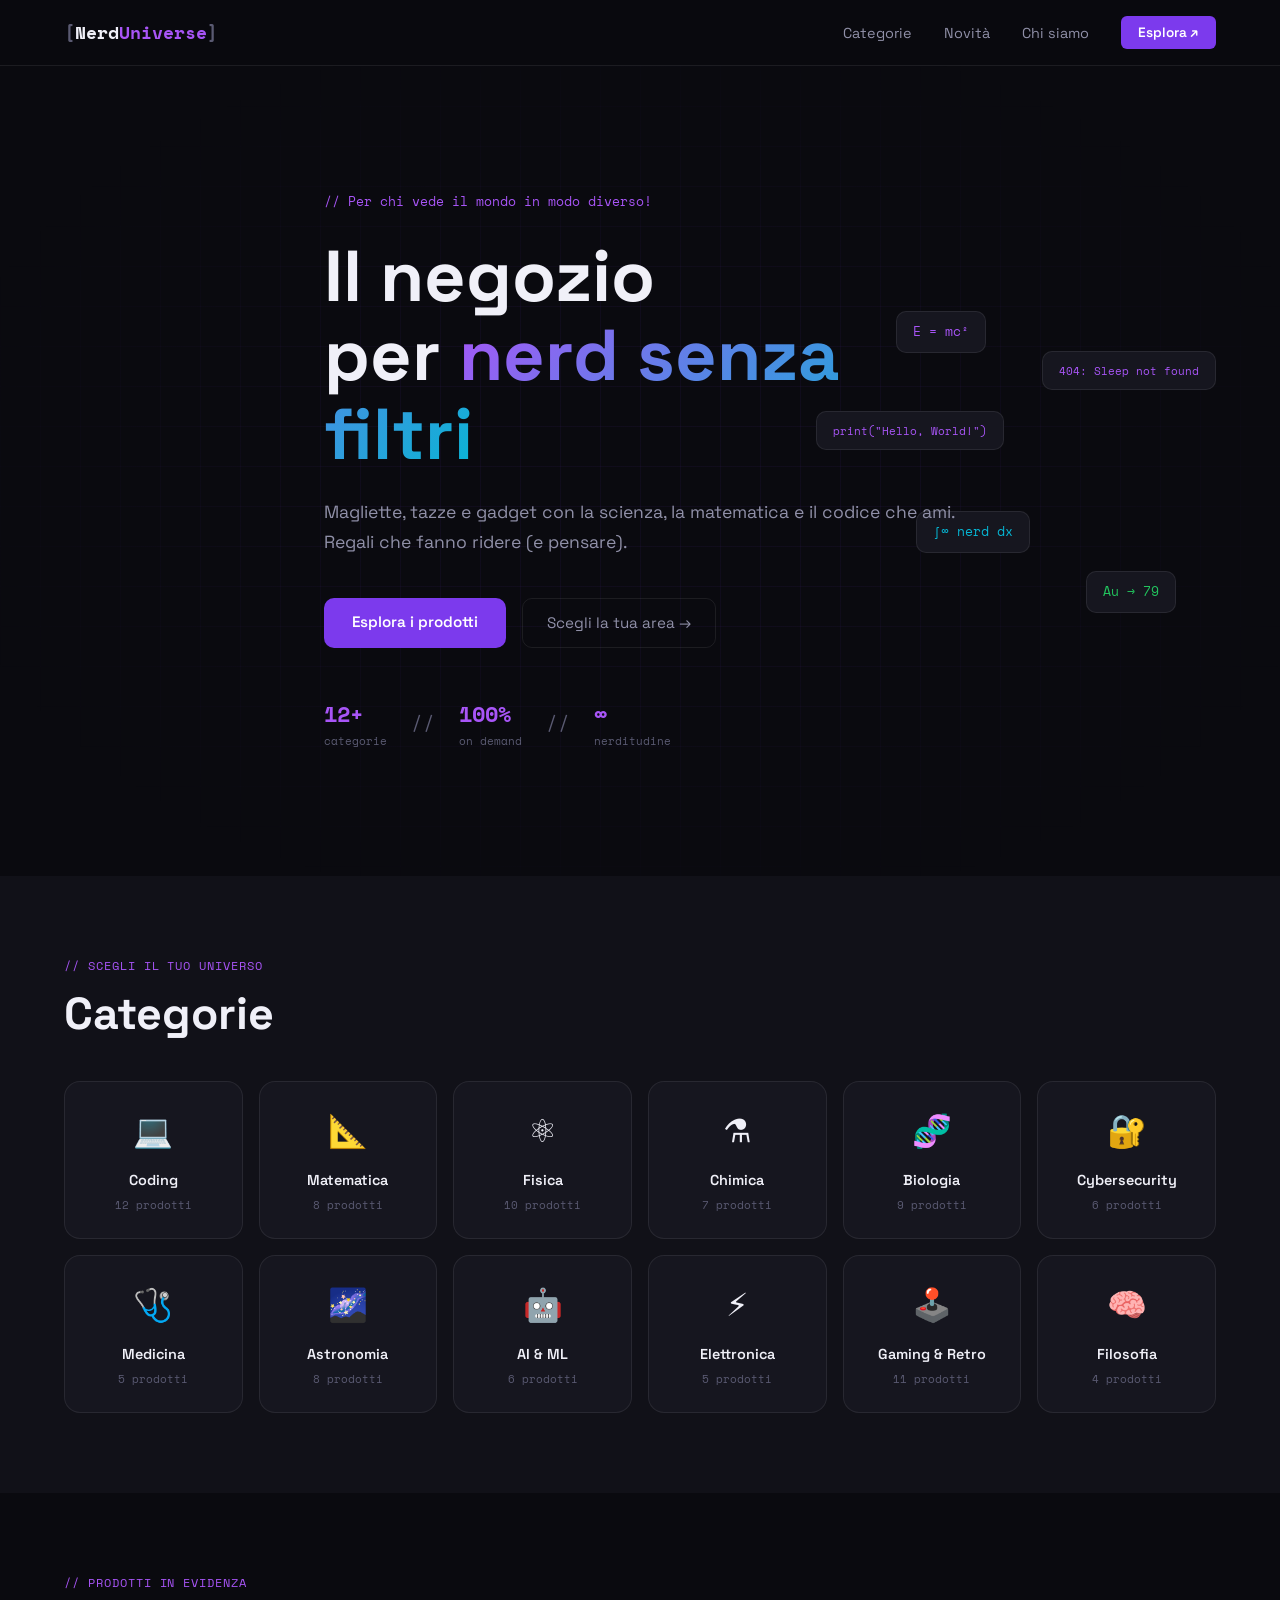
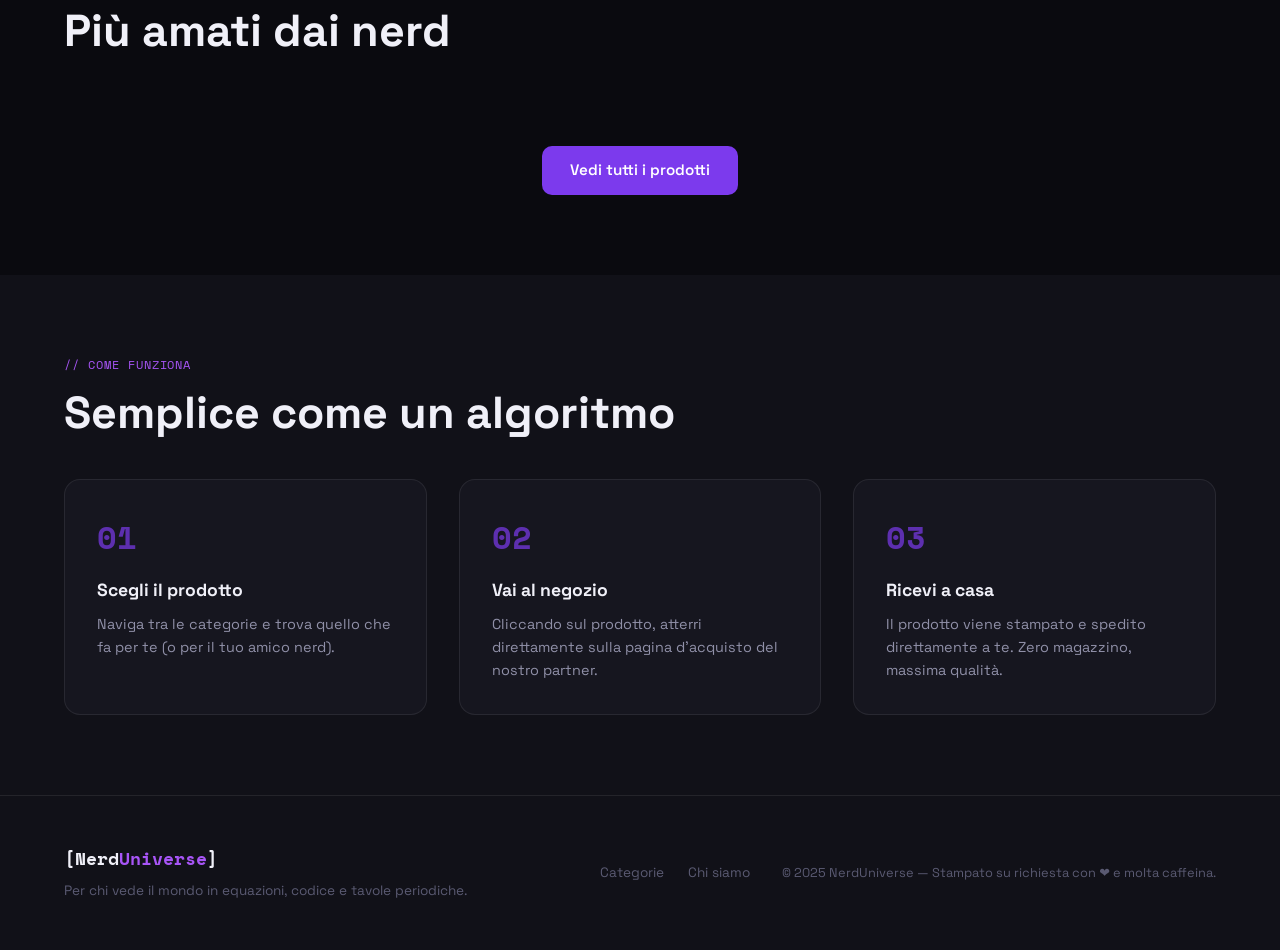
<file: index.html>
<!DOCTYPE html>
<html lang="it">
<head>
  <meta charset="UTF-8">
  <meta name="viewport" content="width=device-width, initial-scale=1.0">
  <title>NerdUniverse — Il negozio per chi ama la scienza</title>
  <meta name="description" content="Magliette, tazze e gadget per nerd. Scienza, matematica, coding, biologia e molto altro. Il regalo perfetto per l'amico nerd.">
  <link rel="stylesheet" href="style.css">
  <link rel="stylesheet" href="animations.css">
  <link rel="preconnect" href="https://fonts.googleapis.com">
  <link href="https://fonts.googleapis.com/css2?family=Space+Grotesk:wght@400;500;600;700&family=Space+Mono:wght@400;700&display=swap" rel="stylesheet">
</head>
<body>

  <!-- NAVBAR -->
  <nav class="navbar">
    <div class="nav-inner">
      <a href="index.html" class="logo">
        <span class="logo-bracket">[</span>Nerd<span class="logo-accent">Universe</span><span class="logo-bracket">]</span>
      </a>
      <ul class="nav-links">
        <li><a href="categories.html">Categorie</a></li>
        <li><a href="categories.html#featured">Novità</a></li>
        <li><a href="about.html">Chi siamo</a></li>
      </ul>
      <button class="nav-cta" onclick="location.href='categories.html'">Esplora ↗</button>
    </div>
  </nav>

  <!-- HERO -->
  <section class="hero">
    <div class="hero-grid-bg"></div>
    <div class="hero-inner">
      <div class="hero-tag">// Per chi vede il mondo in modo diverso!</div>
      <h1 class="hero-title">
        Il negozio<br>
        per <span class="gradient-text">nerd senza filtri</span>
      </h1>
      <p class="hero-sub">
        Magliette, tazze e gadget con la scienza, la matematica e il codice che ami.<br>
        Regali che fanno ridere (e pensare).
      </p>
      <div class="hero-actions">
        <a href="categories.html" class="btn-primary">Esplora i prodotti</a>
        <a href="#categories" class="btn-ghost">Scegli la tua area →</a>
      </div>
      <div class="hero-stats">
        <div class="stat"><span class="stat-num">12+</span><span class="stat-label">categorie</span></div>
        <div class="stat-sep">//</div>
        <div class="stat"><span class="stat-num">100%</span><span class="stat-label">on demand</span></div>
        <div class="stat-sep">//</div>
        <div class="stat"><span class="stat-num">∞</span><span class="stat-label">nerditudine</span></div>
      </div>
    </div>
    <div class="hero-visual">
      <div class="floating-card card-1">E = mc²</div>
      <div class="floating-card card-2">print("Hello, World!")</div>
      <div class="floating-card card-3">∫∞ nerd dx</div>
      <div class="floating-card card-4">404: Sleep not found</div>
      <div class="floating-card card-5">Au → 79</div>
    </div>
  </section>

  <!-- CATEGORIES -->
  <section class="categories" id="categories">
    <div class="section-inner">
      <div class="section-label">// Scegli il tuo universo</div>
      <h2 class="section-title">Categorie</h2>
      <div class="cat-grid" id="cat-grid">
        <!-- Populated by main.js -->
      </div>
    </div>
  </section>

  <!-- FEATURED PRODUCTS -->
  <section class="featured" id="featured">
    <div class="section-inner">
      <div class="section-label">// Prodotti in evidenza</div>
      <h2 class="section-title">Più amati dai nerd</h2>
      <div class="products-grid" id="featured-grid">
        <!-- Populated by main.js -->
      </div>
      <div class="section-cta">
        <a href="categories.html" class="btn-primary">Vedi tutti i prodotti</a>
      </div>
    </div>
  </section>

  <!-- WHY US -->
  <section class="why-us">
    <div class="section-inner">
      <div class="section-label">// Come funziona</div>
      <h2 class="section-title">Semplice come un algoritmo</h2>
      <div class="steps-grid">
        <div class="step">
          <div class="step-num">01</div>
          <h3>Scegli il prodotto</h3>
          <p>Naviga tra le categorie e trova quello che fa per te (o per il tuo amico nerd).</p>
        </div>
        <div class="step">
          <div class="step-num">02</div>
          <h3>Vai al negozio</h3>
          <p>Cliccando sul prodotto, atterri direttamente sulla pagina d'acquisto del nostro partner.</p>
        </div>
        <div class="step">
          <div class="step-num">03</div>
          <h3>Ricevi a casa</h3>
          <p>Il prodotto viene stampato e spedito direttamente a te. Zero magazzino, massima qualità.</p>
        </div>
      </div>
    </div>
  </section>

  <!-- FOOTER -->
  <footer class="footer">
    <div class="footer-inner">
      <div class="footer-brand">
        <span class="logo">[Nerd<span class="logo-accent">Universe</span>]</span>
        <p>Per chi vede il mondo in equazioni, codice e tavole periodiche.</p>
      </div>
      <div class="footer-links">
        <a href="categories.html">Categorie</a>
        <a href="about.html">Chi siamo</a>
      </div>
      <div class="footer-copy">
        <p>© 2025 NerdUniverse — Stampato su richiesta con ❤ e molta caffeina.</p>
      </div>
    </div>
  </footer>

  <script src="main.js"></script>
</body>
</html>
</file>
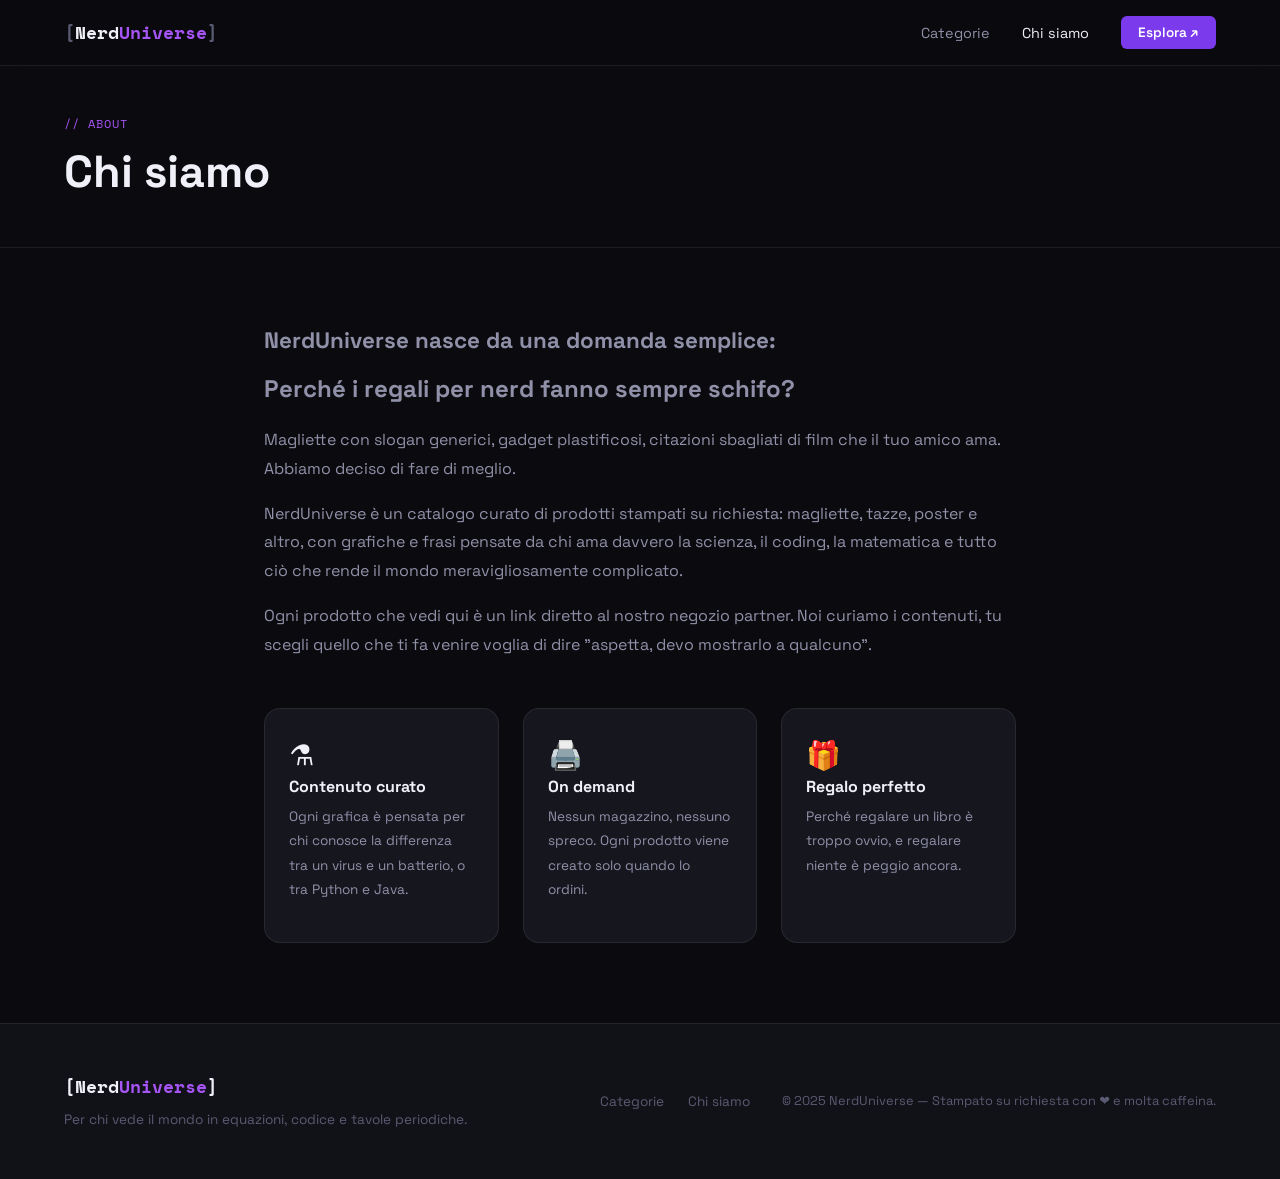
<file: about.html>
<!DOCTYPE html>
<html lang="it">
<head>
  <meta charset="UTF-8">
  <meta name="viewport" content="width=device-width, initial-scale=1.0">
  <title>Chi siamo — NerdUniverse</title>
  <link rel="stylesheet" href="style.css">
  <link rel="stylesheet" href="animations.css">
  <link rel="preconnect" href="https://fonts.googleapis.com">
  <link href="https://fonts.googleapis.com/css2?family=Space+Grotesk:wght@400;500;600;700&family=Space+Mono:wght@400;700&display=swap" rel="stylesheet">
</head>
<body>

  <nav class="navbar">
    <div class="nav-inner">
      <a href="index.html" class="logo">
        <span class="logo-bracket">[</span>Nerd<span class="logo-accent">Universe</span><span class="logo-bracket">]</span>
      </a>
      <ul class="nav-links">
        <li><a href="categories.html">Categorie</a></li>
        <li><a href="about.html" class="active">Chi siamo</a></li>
      </ul>
      <button class="nav-cta" onclick="location.href='categories.html'">Esplora ↗</button>
    </div>
  </nav>

  <section class="page-header">
    <div class="section-inner">
      <div class="section-label">// About</div>
      <h1 class="section-title">Chi siamo</h1>
    </div>
  </section>

  <section class="about-content">
    <div class="section-inner about-inner">
      <div class="about-text">
        <h2>NerdUniverse nasce da una domanda semplice:</h2>
        <p class="about-lead">Perché i regali per nerd fanno sempre schifo?</p>
        <p>Magliette con slogan generici, gadget plastificosi, citazioni sbagliati di film che il tuo amico ama. Abbiamo deciso di fare di meglio.</p>
        <p>NerdUniverse è un catalogo curato di prodotti stampati su richiesta: magliette, tazze, poster e altro, con grafiche e frasi pensate da chi ama davvero la scienza, il coding, la matematica e tutto ciò che rende il mondo meravigliosamente complicato.</p>
        <p>Ogni prodotto che vedi qui è un link diretto al nostro negozio partner. Noi curiamo i contenuti, tu scegli quello che ti fa venire voglia di dire "aspetta, devo mostrarlo a qualcuno".</p>
        <div class="about-values">
          <div class="value-item">
            <span class="value-icon">⚗️</span>
            <h3>Contenuto curato</h3>
            <p>Ogni grafica è pensata per chi conosce la differenza tra un virus e un batterio, o tra Python e Java.</p>
          </div>
          <div class="value-item">
            <span class="value-icon">🖨️</span>
            <h3>On demand</h3>
            <p>Nessun magazzino, nessuno spreco. Ogni prodotto viene creato solo quando lo ordini.</p>
          </div>
          <div class="value-item">
            <span class="value-icon">🎁</span>
            <h3>Regalo perfetto</h3>
            <p>Perché regalare un libro è troppo ovvio, e regalare niente è peggio ancora.</p>
          </div>
        </div>
      </div>
    </div>
  </section>

  <footer class="footer">
    <div class="footer-inner">
      <div class="footer-brand">
        <span class="logo">[Nerd<span class="logo-accent">Universe</span>]</span>
        <p>Per chi vede il mondo in equazioni, codice e tavole periodiche.</p>
      </div>
      <div class="footer-links">
        <a href="categories.html">Categorie</a>
        <a href="about.html">Chi siamo</a>
      </div>
      <div class="footer-copy">
        <p>© 2025 NerdUniverse — Stampato su richiesta con ❤ e molta caffeina.</p>
      </div>
    </div>
  </footer>

  <script src="main.js"></script>
</body>
</html>
</file>
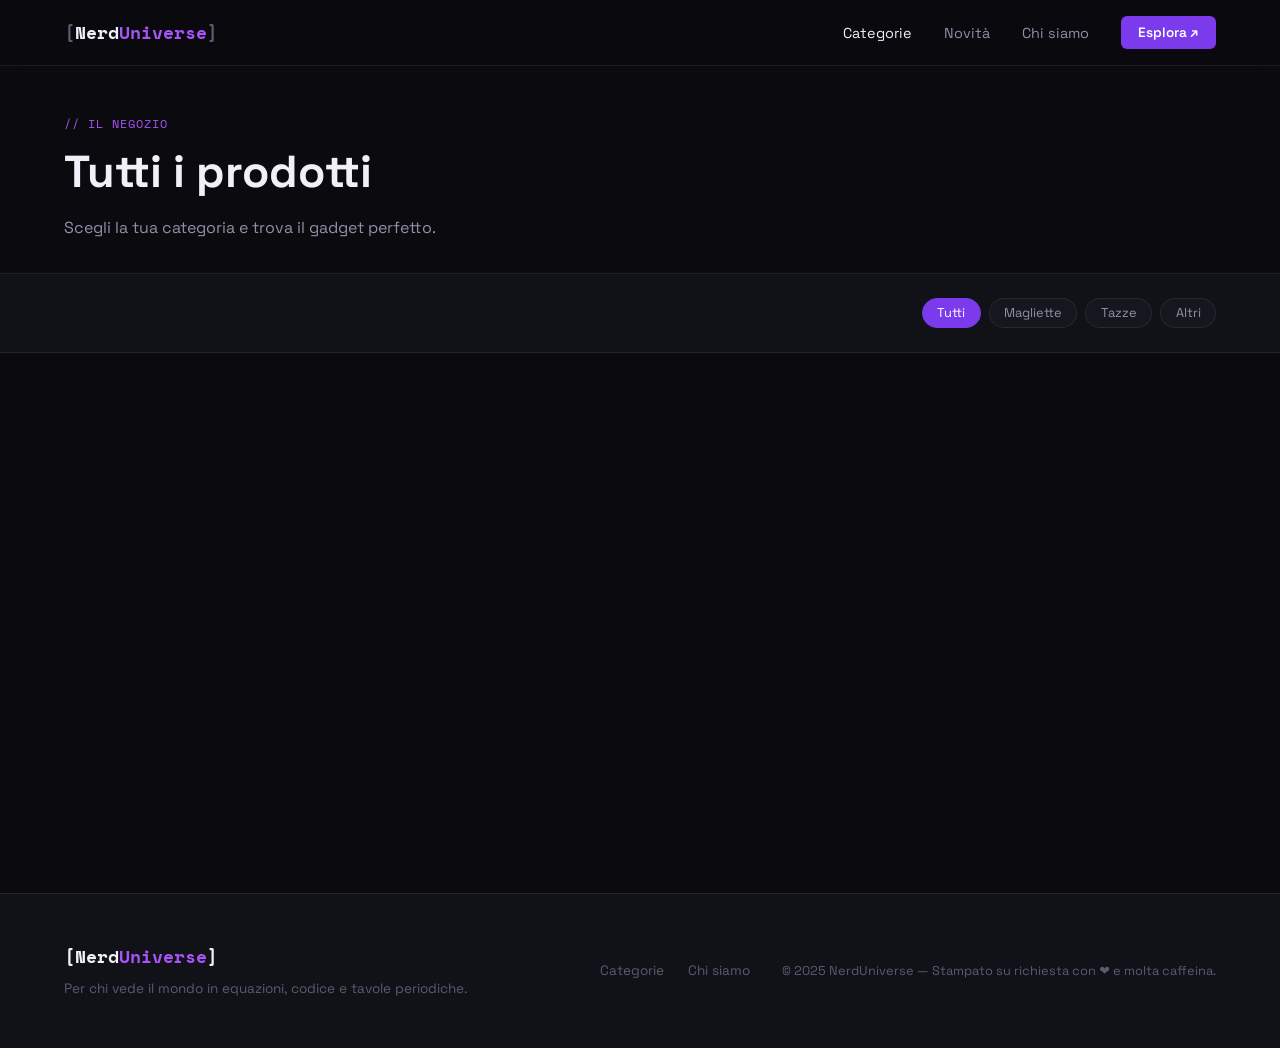
<file: categories.html>
<!DOCTYPE html>
<html lang="it">
<head>
  <meta charset="UTF-8">
  <meta name="viewport" content="width=device-width, initial-scale=1.0">
  <title>Categorie — NerdUniverse</title>
  <meta name="description" content="Sfoglia tutte le categorie di NerdUniverse: scienza, coding, matematica, fisica, biologia e molto altro.">
  <link rel="stylesheet" href="style.css">
  <link rel="stylesheet" href="animations.css">
  <link rel="preconnect" href="https://fonts.googleapis.com">
  <link href="https://fonts.googleapis.com/css2?family=Space+Grotesk:wght@400;500;600;700&family=Space+Mono:wght@400;700&display=swap" rel="stylesheet">
</head>
<body>

  <!-- NAVBAR -->
  <nav class="navbar">
    <div class="nav-inner">
      <a href="index.html" class="logo">
        <span class="logo-bracket">[</span>Nerd<span class="logo-accent">Universe</span><span class="logo-bracket">]</span>
      </a>
      <ul class="nav-links">
        <li><a href="categories.html" class="active">Categorie</a></li>
        <li><a href="categories.html#featured">Novità</a></li>
        <li><a href="about.html">Chi siamo</a></li>
      </ul>
      <button class="nav-cta" onclick="location.href='categories.html'">Esplora ↗</button>
    </div>
  </nav>

  <!-- PAGE HEADER -->
  <section class="page-header">
    <div class="section-inner">
      <div class="section-label">// Il negozio</div>
      <h1 class="section-title">Tutti i prodotti</h1>
      <p class="page-sub">Scegli la tua categoria e trova il gadget perfetto.</p>
    </div>
  </section>

  <!-- FILTER BAR -->
  <section class="filter-bar">
    <div class="section-inner">
      <div class="filter-row">
        <div class="filter-cats" id="filter-cats">
          <!-- Populated by filters.js -->
        </div>
        <div class="filter-type">
          <button class="filter-btn active" data-type="all">Tutti</button>
          <button class="filter-btn" data-type="tshirt">Magliette</button>
          <button class="filter-btn" data-type="mug">Tazze</button>
          <button class="filter-btn" data-type="other">Altri</button>
        </div>
      </div>
    </div>
  </section>

  <!-- PRODUCTS GRID -->
  <section class="shop-grid">
    <div class="section-inner">
      <div class="products-grid" id="shop-products">
        <!-- Populated by products.js -->
      </div>
      <div id="no-results" class="no-results" style="display:none;">
        <p>// Nessun prodotto trovato in questa categoria.</p>
        <button onclick="resetFilters()" class="btn-ghost">Mostra tutti</button>
      </div>
    </div>
  </section>

  <!-- FOOTER -->
  <footer class="footer">
    <div class="footer-inner">
      <div class="footer-brand">
        <span class="logo">[Nerd<span class="logo-accent">Universe</span>]</span>
        <p>Per chi vede il mondo in equazioni, codice e tavole periodiche.</p>
      </div>
      <div class="footer-links">
        <a href="categories.html">Categorie</a>
        <a href="about.html">Chi siamo</a>
      </div>
      <div class="footer-copy">
        <p>© 2025 NerdUniverse — Stampato su richiesta con ❤ e molta caffeina.</p>
      </div>
    </div>
  </footer>

  <script src="products.js"></script>
  <script src="filters.js"></script>
</body>
</html>
</file>
<file: style.css>
/* ==========================================
   NerdUniverse — Main Stylesheet
   Theme: Dark Cyberpunk / Nerd
   ========================================== */

:root {
  --bg-primary: #0a0a0f;
  --bg-secondary: #111118;
  --bg-card: #16161f;
  --bg-card-hover: #1c1c28;
  --accent: #7c3aed;
  --accent-light: #a855f7;
  --accent-glow: rgba(124, 58, 237, 0.25);
  --accent-2: #06b6d4;
  --text-primary: #f0f0f8;
  --text-secondary: #9090a8;
  --text-muted: #5a5a72;
  --border: rgba(255,255,255,0.08);
  --border-hover: rgba(124, 58, 237, 0.4);
  --green: #22c55e;
  --yellow: #eab308;
  --font-main: 'Space Grotesk', system-ui, sans-serif;
  --font-mono: 'Space Mono', 'Courier New', monospace;
  --radius-sm: 6px;
  --radius-md: 10px;
  --radius-lg: 16px;
  --transition: 0.2s ease;
}

/* RESET */
*, *::before, *::after { box-sizing: border-box; margin: 0; padding: 0; }
html { scroll-behavior: smooth; }
body {
  font-family: var(--font-main);
  background: var(--bg-primary);
  color: var(--text-primary);
  line-height: 1.6;
  overflow-x: hidden;
}
a { text-decoration: none; color: inherit; }
ul { list-style: none; }
img { max-width: 100%; display: block; }

/* ==========================================
   TYPOGRAPHY
   ========================================== */
h1, h2, h3 { line-height: 1.2; }
.section-label {
  font-family: var(--font-mono);
  font-size: 0.75rem;
  color: var(--accent-light);
  letter-spacing: 0.08em;
  text-transform: uppercase;
  margin-bottom: 0.75rem;
}
.section-title {
  font-size: clamp(1.8rem, 4vw, 2.8rem);
  font-weight: 700;
  margin-bottom: 1rem;
}
.gradient-text {
  background: linear-gradient(135deg, var(--accent-light), var(--accent-2));
  -webkit-background-clip: text;
  -webkit-text-fill-color: transparent;
  background-clip: text;
}

/* ==========================================
   LAYOUT
   ========================================== */
.section-inner {
  max-width: 1200px;
  margin: 0 auto;
  padding: 0 1.5rem;
}
section { padding: 5rem 0; }

/* ==========================================
   NAVBAR
   ========================================== */
.navbar {
  position: sticky;
  top: 0;
  z-index: 100;
  background: rgba(10, 10, 15, 0.85);
  backdrop-filter: blur(12px);
  border-bottom: 1px solid var(--border);
}
.nav-inner {
  max-width: 1200px;
  margin: 0 auto;
  padding: 1rem 1.5rem;
  display: flex;
  align-items: center;
  gap: 2rem;
}
.logo {
  font-family: var(--font-mono);
  font-size: 1.1rem;
  font-weight: 700;
  color: var(--text-primary);
}
.logo-bracket { color: var(--text-muted); }
.logo-accent { color: var(--accent-light); }
.nav-links {
  display: flex;
  gap: 2rem;
  margin-left: auto;
}
.nav-links a {
  color: var(--text-secondary);
  font-size: 0.9rem;
  transition: color var(--transition);
}
.nav-links a:hover,
.nav-links a.active { color: var(--text-primary); }
.nav-cta {
  background: var(--accent);
  color: #fff;
  border: none;
  padding: 0.5rem 1.1rem;
  border-radius: var(--radius-sm);
  font-family: var(--font-main);
  font-size: 0.85rem;
  font-weight: 600;
  cursor: pointer;
  transition: background var(--transition);
}
.nav-cta:hover { background: var(--accent-light); }

/* ==========================================
   HERO
   ========================================== */
.hero {
  position: relative;
  min-height: 90vh;
  display: flex;
  align-items: center;
  overflow: hidden;
  padding: 4rem 0;
}
.hero-grid-bg {
  position: absolute;
  inset: 0;
  background-image:
    linear-gradient(rgba(124,58,237,0.06) 1px, transparent 1px),
    linear-gradient(90deg, rgba(124,58,237,0.06) 1px, transparent 1px);
  background-size: 40px 40px;
  mask-image: radial-gradient(ellipse at center, black 30%, transparent 80%);
}
.hero-inner {
  max-width: 1200px;
  margin: 0 auto;
  padding: 0 1.5rem;
  position: relative;
  z-index: 2;
  max-width: 680px;
}
.hero-tag {
  font-family: var(--font-mono);
  font-size: 0.8rem;
  color: var(--accent-light);
  margin-bottom: 1.5rem;
}
.hero-title {
  font-size: clamp(2.5rem, 6vw, 4.5rem);
  font-weight: 700;
  line-height: 1.1;
  margin-bottom: 1.5rem;
}
.hero-sub {
  font-size: 1.1rem;
  color: var(--text-secondary);
  margin-bottom: 2.5rem;
  line-height: 1.7;
}
.hero-actions {
  display: flex;
  gap: 1rem;
  flex-wrap: wrap;
  margin-bottom: 3rem;
}
.hero-stats {
  display: flex;
  align-items: center;
  gap: 1.5rem;
  font-family: var(--font-mono);
}
.stat { display: flex; flex-direction: column; }
.stat-num { font-size: 1.4rem; font-weight: 700; color: var(--accent-light); }
.stat-label { font-size: 0.7rem; color: var(--text-muted); }
.stat-sep { color: var(--text-muted); font-size: 1.2rem; }

/* Floating cards (hero visual) */
.hero-visual {
  position: absolute;
  right: 5%;
  top: 50%;
  transform: translateY(-50%);
  width: 400px;
  height: 400px;
  display: none;
}
@media (min-width: 900px) { .hero-visual { display: block; } }
.floating-card {
  position: absolute;
  background: var(--bg-card);
  border: 1px solid var(--border);
  border-radius: var(--radius-md);
  padding: 0.6rem 1rem;
  font-family: var(--font-mono);
  font-size: 0.8rem;
  color: var(--accent-light);
  white-space: nowrap;
}
.card-1 { top: 10%; left: 20%; animation: float1 6s ease-in-out infinite; }
.card-2 { top: 35%; left: 0%; animation: float2 7s ease-in-out infinite 0.5s; font-size: 0.7rem; }
.card-3 { top: 60%; left: 25%; animation: float1 8s ease-in-out infinite 1s; color: var(--accent-2); }
.card-4 { top: 20%; right: 0%; animation: float2 6.5s ease-in-out infinite 1.5s; font-size: 0.7rem; }
.card-5 { top: 75%; right: 10%; animation: float1 7.5s ease-in-out infinite 2s; color: var(--green); }

/* ==========================================
   BUTTONS
   ========================================== */
.btn-primary {
  display: inline-block;
  background: var(--accent);
  color: #fff;
  padding: 0.75rem 1.75rem;
  border-radius: var(--radius-md);
  font-weight: 600;
  font-size: 0.95rem;
  transition: background var(--transition), transform var(--transition);
}
.btn-primary:hover {
  background: var(--accent-light);
  transform: translateY(-1px);
}
.btn-ghost {
  display: inline-block;
  color: var(--text-secondary);
  padding: 0.75rem 1.5rem;
  border-radius: var(--radius-md);
  border: 1px solid var(--border);
  font-size: 0.95rem;
  transition: all var(--transition);
}
.btn-ghost:hover {
  border-color: var(--accent);
  color: var(--text-primary);
}

/* ==========================================
   CATEGORIES GRID
   ========================================== */
.categories { background: var(--bg-secondary); }
.cat-grid {
  display: grid;
  grid-template-columns: repeat(auto-fill, minmax(160px, 1fr));
  gap: 1rem;
  margin-top: 2.5rem;
}
.cat-card {
  background: var(--bg-card);
  border: 1px solid var(--border);
  border-radius: var(--radius-lg);
  padding: 1.5rem 1rem;
  text-align: center;
  cursor: pointer;
  transition: all var(--transition);
  display: block;
}
.cat-card:hover {
  border-color: var(--accent);
  background: var(--bg-card-hover);
  transform: translateY(-2px);
}
.cat-icon { font-size: 2rem; margin-bottom: 0.75rem; }
.cat-name {
  font-size: 0.9rem;
  font-weight: 600;
  color: var(--text-primary);
  margin-bottom: 0.25rem;
}
.cat-count {
  font-family: var(--font-mono);
  font-size: 0.7rem;
  color: var(--text-muted);
}

/* ==========================================
   PRODUCTS GRID
   ========================================== */
.products-grid {
  display: grid;
  grid-template-columns: repeat(auto-fill, minmax(240px, 1fr));
  gap: 1.5rem;
  margin-top: 2.5rem;
}
.product-card {
  background: var(--bg-card);
  border: 1px solid var(--border);
  border-radius: var(--radius-lg);
  overflow: hidden;
  transition: all var(--transition);
  cursor: pointer;
}
.product-card:hover {
  border-color: var(--border-hover);
  transform: translateY(-3px);
  box-shadow: 0 8px 32px var(--accent-glow);
}
.product-img {
  background: var(--bg-secondary);
  aspect-ratio: 1;
  display: flex;
  align-items: center;
  justify-content: center;
  font-size: 3.5rem;
  border-bottom: 1px solid var(--border);
}
.product-info { padding: 1rem 1.25rem; }
.product-category {
  font-family: var(--font-mono);
  font-size: 0.65rem;
  color: var(--accent-light);
  text-transform: uppercase;
  letter-spacing: 0.06em;
  margin-bottom: 0.4rem;
}
.product-name {
  font-size: 0.95rem;
  font-weight: 600;
  margin-bottom: 0.5rem;
  line-height: 1.3;
}
.product-tagline {
  font-size: 0.8rem;
  color: var(--text-secondary);
  margin-bottom: 1rem;
  font-style: italic;
}
.product-footer {
  display: flex;
  justify-content: space-between;
  align-items: center;
}
.product-type {
  font-size: 0.75rem;
  color: var(--text-muted);
  background: var(--bg-secondary);
  padding: 0.2rem 0.6rem;
  border-radius: 20px;
}
.product-cta {
  font-size: 0.8rem;
  font-weight: 600;
  color: var(--accent-light);
}
.product-card:hover .product-cta { color: var(--accent-2); }

/* ==========================================
   HOW IT WORKS
   ========================================== */
.why-us { background: var(--bg-secondary); }
.steps-grid {
  display: grid;
  grid-template-columns: repeat(auto-fit, minmax(240px, 1fr));
  gap: 2rem;
  margin-top: 2.5rem;
}
.step {
  background: var(--bg-card);
  border: 1px solid var(--border);
  border-radius: var(--radius-lg);
  padding: 2rem;
}
.step-num {
  font-family: var(--font-mono);
  font-size: 2rem;
  font-weight: 700;
  color: var(--accent);
  margin-bottom: 1rem;
  opacity: 0.7;
}
.step h3 {
  font-size: 1.1rem;
  margin-bottom: 0.75rem;
}
.step p { color: var(--text-secondary); font-size: 0.9rem; }

/* ==========================================
   PAGE HEADER
   ========================================== */
.page-header {
  padding: 3rem 0 2rem;
  border-bottom: 1px solid var(--border);
}
.page-sub {
  color: var(--text-secondary);
  font-size: 1rem;
  margin-top: 0.5rem;
}

/* ==========================================
   FILTER BAR
   ========================================== */
.filter-bar {
  padding: 1.5rem 0;
  background: var(--bg-secondary);
  border-bottom: 1px solid var(--border);
  position: sticky;
  top: 64px;
  z-index: 50;
}
.filter-row {
  display: flex;
  align-items: center;
  gap: 1.5rem;
  flex-wrap: wrap;
}
.filter-cats {
  display: flex;
  gap: 0.5rem;
  flex-wrap: wrap;
  flex: 1;
}
.filter-type {
  display: flex;
  gap: 0.5rem;
}
.filter-btn {
  background: var(--bg-card);
  border: 1px solid var(--border);
  color: var(--text-secondary);
  padding: 0.35rem 0.9rem;
  border-radius: 20px;
  font-size: 0.8rem;
  cursor: pointer;
  font-family: var(--font-main);
  transition: all var(--transition);
}
.filter-btn:hover { border-color: var(--accent); color: var(--text-primary); }
.filter-btn.active {
  background: var(--accent);
  border-color: var(--accent);
  color: #fff;
}

/* ==========================================
   SHOP GRID
   ========================================== */
.shop-grid { min-height: 60vh; }
.no-results {
  text-align: center;
  padding: 4rem;
  color: var(--text-muted);
  font-family: var(--font-mono);
  grid-column: 1 / -1;
}

/* ==========================================
   ABOUT
   ========================================== */
.about-inner { max-width: 800px; }
.about-text h2 { font-size: 1.4rem; color: var(--text-secondary); margin-bottom: 0.75rem; }
.about-lead { font-size: 1.5rem; font-weight: 700; color: var(--accent-light); margin-bottom: 1.5rem; }
.about-text p { color: var(--text-secondary); margin-bottom: 1rem; line-height: 1.8; }
.about-values {
  display: grid;
  grid-template-columns: repeat(auto-fit, minmax(200px, 1fr));
  gap: 1.5rem;
  margin-top: 3rem;
}
.value-item {
  background: var(--bg-card);
  border: 1px solid var(--border);
  border-radius: var(--radius-lg);
  padding: 1.5rem;
}
.value-icon { font-size: 1.75rem; margin-bottom: 0.75rem; }
.value-item h3 { font-size: 1rem; margin-bottom: 0.5rem; }
.value-item p { color: var(--text-secondary); font-size: 0.85rem; }

/* ==========================================
   FOOTER
   ========================================== */
.footer {
  background: var(--bg-secondary);
  border-top: 1px solid var(--border);
  padding: 3rem 0;
}
.footer-inner {
  max-width: 1200px;
  margin: 0 auto;
  padding: 0 1.5rem;
  display: grid;
  grid-template-columns: 1fr auto auto;
  gap: 2rem;
  align-items: center;
}
.footer-brand p { color: var(--text-muted); font-size: 0.85rem; margin-top: 0.5rem; }
.footer-links {
  display: flex;
  gap: 1.5rem;
}
.footer-links a { color: var(--text-muted); font-size: 0.85rem; transition: color var(--transition); }
.footer-links a:hover { color: var(--text-primary); }
.footer-copy p { color: var(--text-muted); font-size: 0.8rem; }

/* ==========================================
   SECTION CTA
   ========================================== */
.section-cta { text-align: center; margin-top: 3rem; }

/* ==========================================
   RESPONSIVE
   ========================================== */
@media (max-width: 768px) {
  .nav-links { display: none; }
  .footer-inner { grid-template-columns: 1fr; }
  .hero { min-height: auto; padding: 6rem 0 3rem; }
  .filter-row { flex-direction: column; align-items: flex-start; }
}
</file>
<file: animations.css>
/* ==========================================
   NerdUniverse — Animations
   ========================================== */

@keyframes float1 {
  0%, 100% { transform: translateY(0px); }
  50% { transform: translateY(-12px); }
}

@keyframes float2 {
  0%, 100% { transform: translateY(0px) rotate(-1deg); }
  50% { transform: translateY(-8px) rotate(1deg); }
}

@keyframes fadeInUp {
  from { opacity: 0; transform: translateY(20px); }
  to { opacity: 1; transform: translateY(0); }
}

@keyframes fadeIn {
  from { opacity: 0; }
  to { opacity: 1; }
}

@keyframes pulse-accent {
  0%, 100% { box-shadow: 0 0 0 0 rgba(124, 58, 237, 0.4); }
  50% { box-shadow: 0 0 0 8px rgba(124, 58, 237, 0); }
}

/* Entry animations */
.hero-tag   { animation: fadeInUp 0.5s ease both; }
.hero-title { animation: fadeInUp 0.5s ease 0.1s both; }
.hero-sub   { animation: fadeInUp 0.5s ease 0.2s both; }
.hero-actions { animation: fadeInUp 0.5s ease 0.3s both; }
.hero-stats { animation: fadeInUp 0.5s ease 0.4s both; }

.cat-card {
  animation: fadeIn 0.4s ease both;
}

.product-card {
  animation: fadeInUp 0.4s ease both;
}

/* Stagger utility (applied via JS) */
.stagger-1 { animation-delay: 0.05s; }
.stagger-2 { animation-delay: 0.10s; }
.stagger-3 { animation-delay: 0.15s; }
.stagger-4 { animation-delay: 0.20s; }
.stagger-5 { animation-delay: 0.25s; }
.stagger-6 { animation-delay: 0.30s; }
.stagger-7 { animation-delay: 0.35s; }
.stagger-8 { animation-delay: 0.40s; }
</file>
